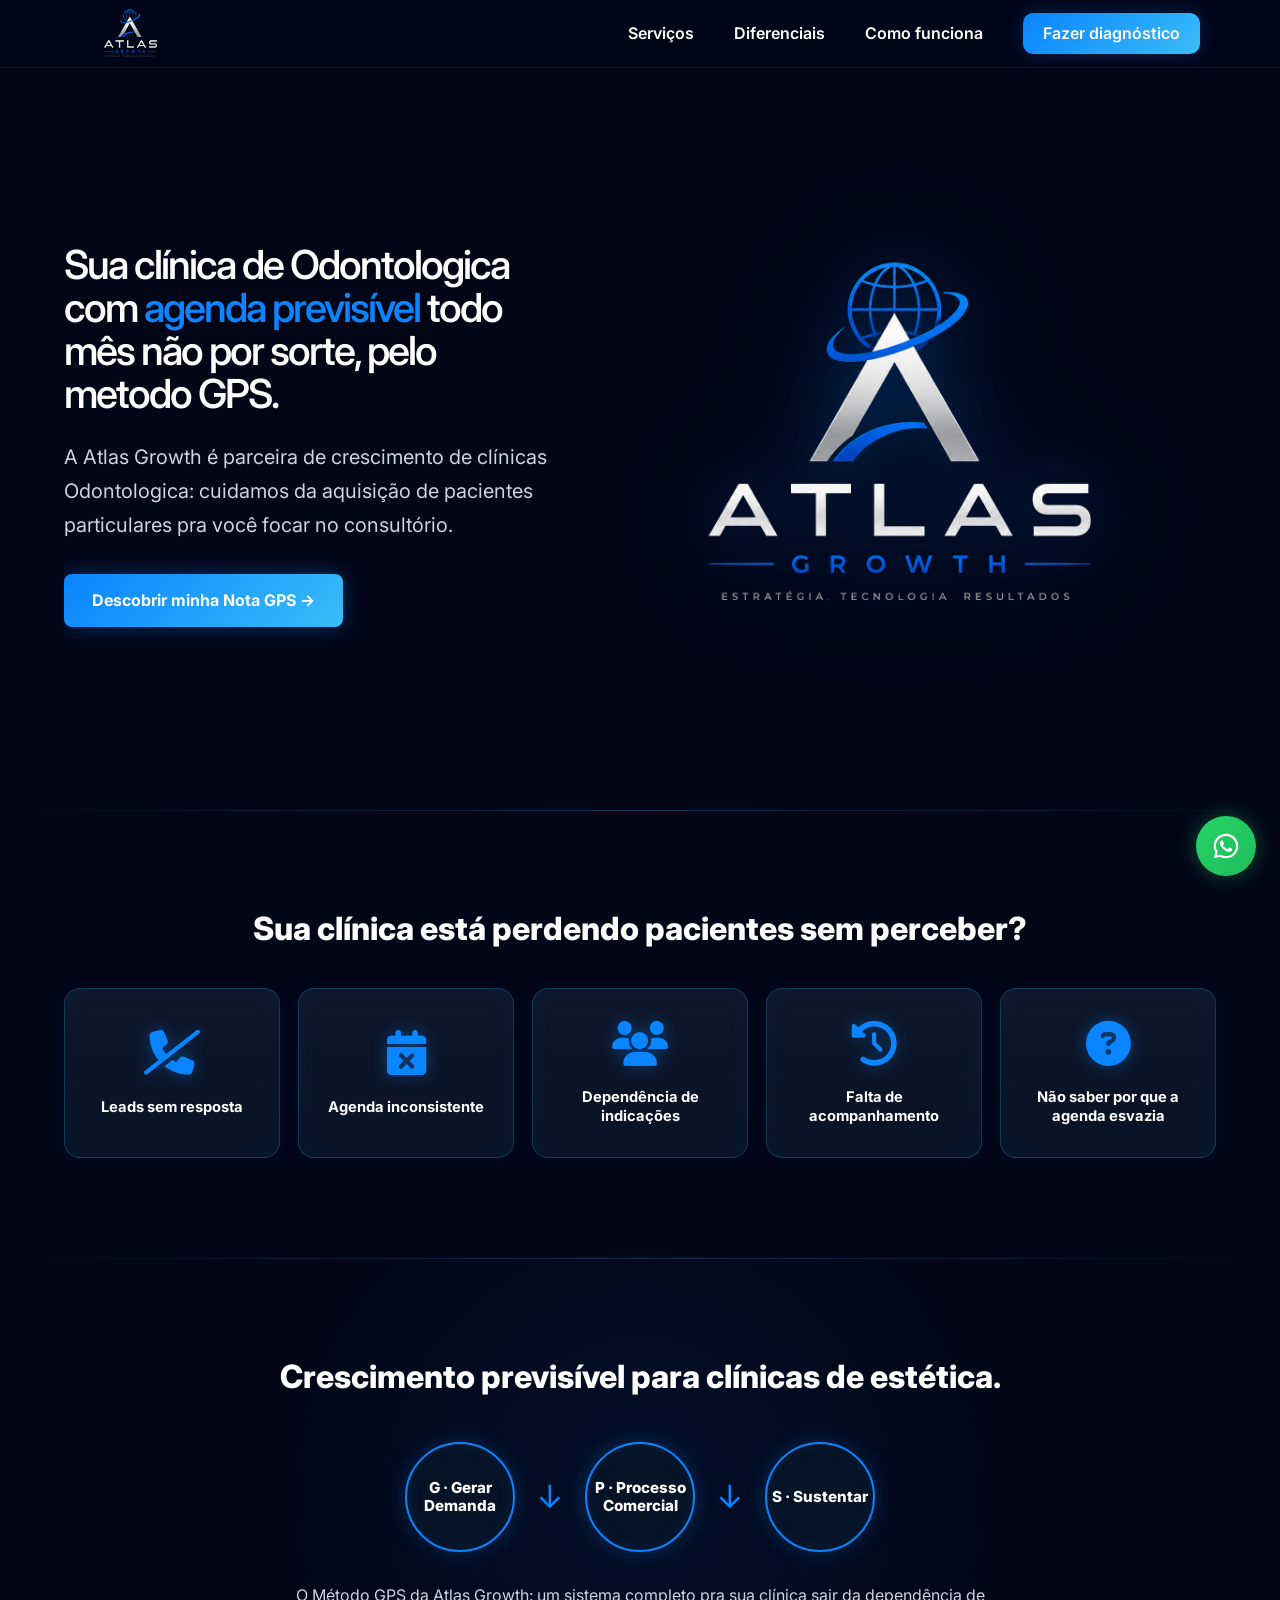
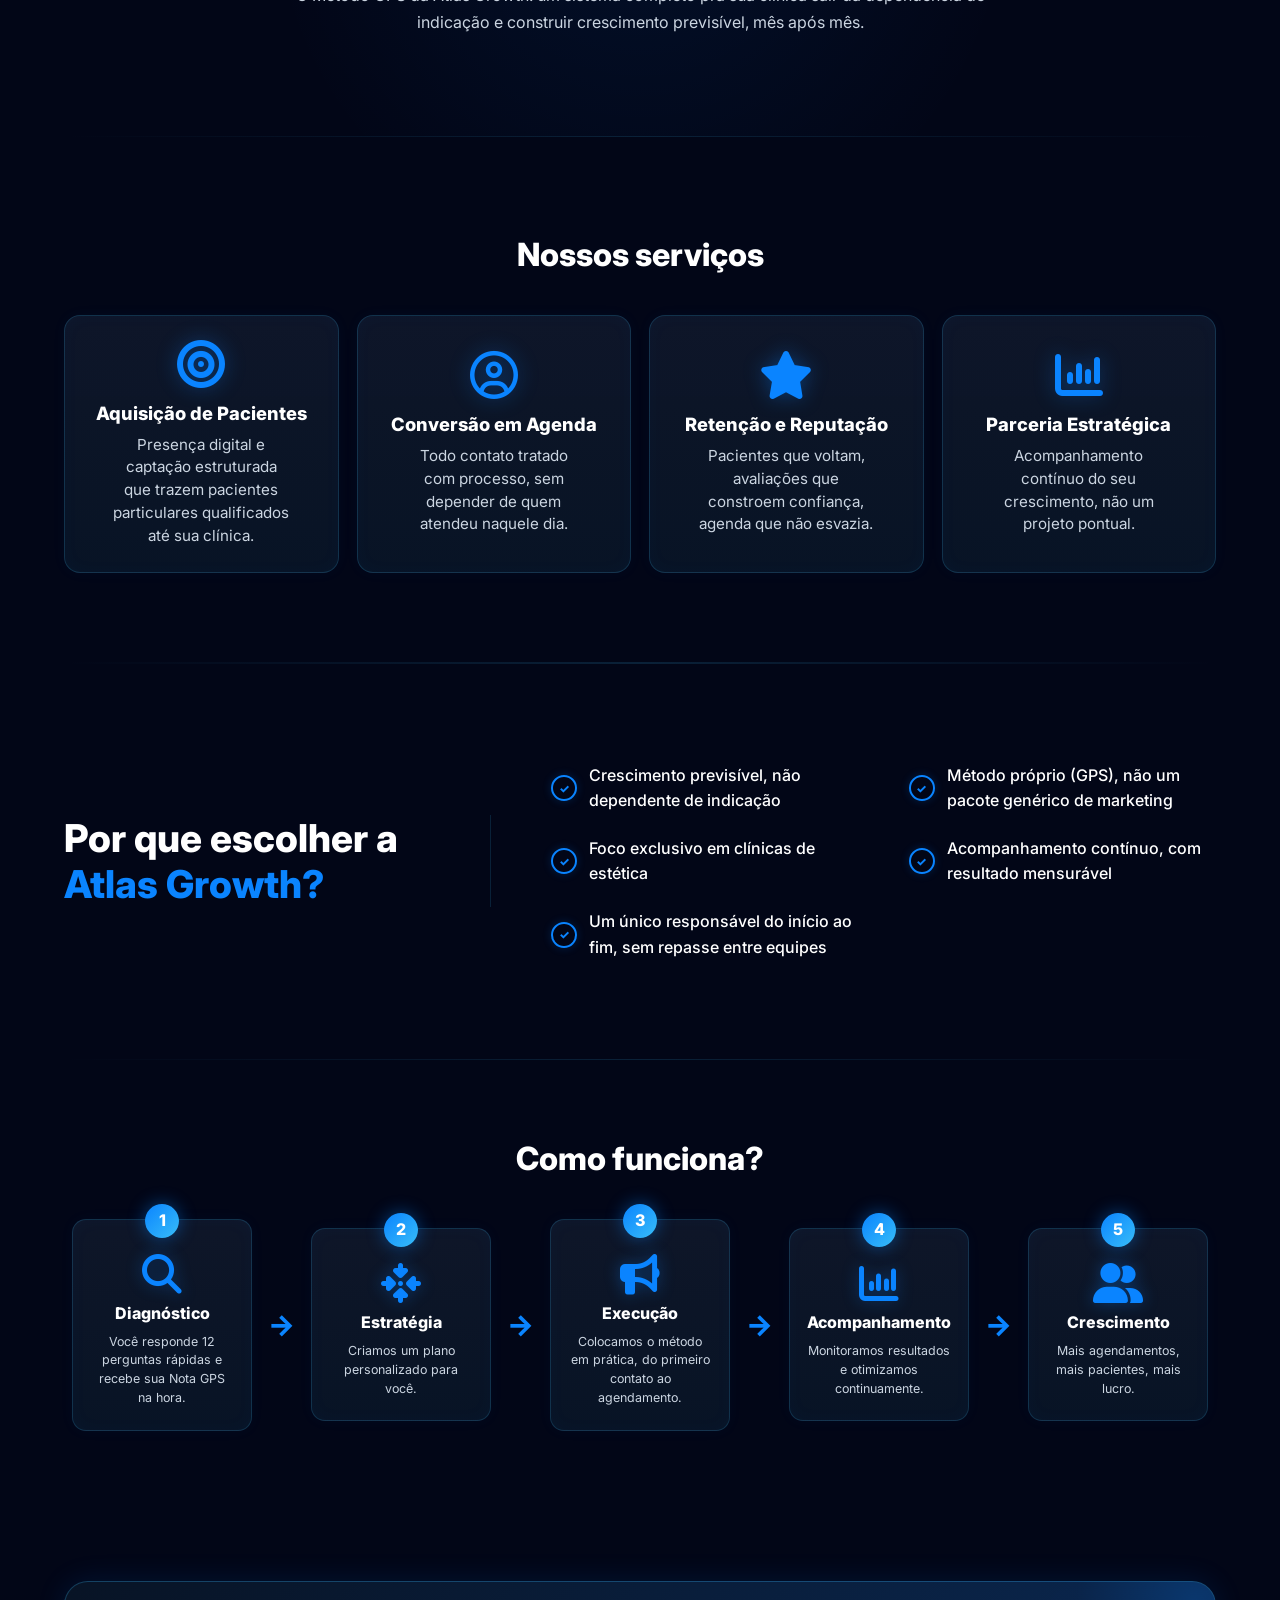
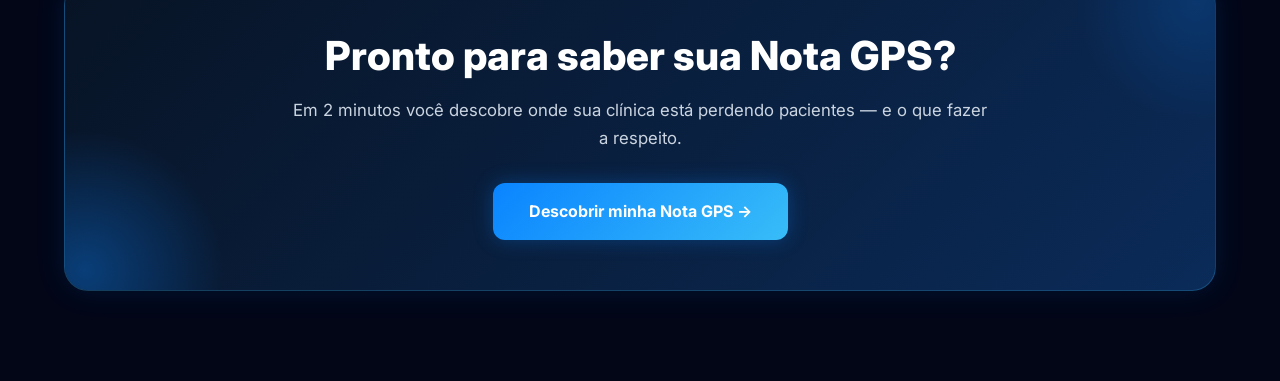
<file: index.html>
<!DOCTYPE html>
<html lang="pt-BR">
<head>
    <meta charset="UTF-8">
    <meta
        name="description"
        content="A Atlas Growth é parceira de crescimento de clínicas de estética: aquisição de pacientes particulares e agenda previsível, com um método próprio de ponta a ponta.">
    <meta name="viewport" content="width=device-width, initial-scale=1.0">
    <link rel="preconnect" href="https://fonts.googleapis.com">
    <link rel="preconnect" href="https://fonts.gstatic.com" crossorigin>
    <link href="https://fonts.googleapis.com/css2?family=Inter:wght@400;500;600;700;800&display=swap" rel="stylesheet">
    <title>Atlas Growth | Crescimento Previsível para Clínicas Odontologica</title>
    <link rel="stylesheet" href="css/style.css">
    <link rel="stylesheet" href="https://cdnjs.cloudflare.com/ajax/libs/font-awesome/6.7.2/css/all.min.css">
</head>

<body>
    <nav class="menu">
        <div class="logo">
            <img src="img/Design sem nome (10).png" alt="Logo Atlas Growth">
        </div>

    <ul class="menu-links">
    <li><a href="#servicos">Serviços</a></li>
    <li><a href="#diferenciais">Diferenciais</a></li>
    <li><a href="#processo">Como funciona</a></li>
    

    <li>
        <a href="diagnostico.html" class="btn-menu">
            Fazer diagnóstico
        </a>
    </li>
</ul>
    </nav>

    <main>
        <header class="hero">
            <div class="hero-conteudo">
               <h1 class="titulo-principal">
                    Sua clínica de Odontologica com <span>agenda previsível</span> todo mês não por sorte, pelo metodo GPS.
                </h1>
                <p class="subtitulo">
                    A Atlas Growth é parceira de crescimento de clínicas Odontologica: cuidamos da aquisição de pacientes particulares pra você focar no consultório.
                </p>

                <a class="botao-principal" href="diagnostico.html">
                    Descobrir minha Nota GPS →
                </a>
            </div>

            <div class="hero-imagem">
                <img src="img/Design sem nome (10).png" alt="Logo Atlas Growth">
            </div>
        </header>
<section class="dores">
    <h2>Sua clínica está perdendo pacientes sem perceber?</h2>

    <ul class="lista-dores">
        <li class="item-dor">
    <i class="fa-solid fa-phone-slash icone-dor"></i>
    Leads sem resposta
</li>

<li class="item-dor">
    <i class="fa-solid fa-calendar-xmark icone-dor"></i>
    Agenda inconsistente
</li>

<li class="item-dor">
    <i class="fa-solid fa-users icone-dor"></i>
    Dependência de indicações
</li>

<li class="item-dor">
    <i class="fa-solid fa-clock-rotate-left icone-dor"></i>
    Falta de acompanhamento
</li>

<li class="item-dor">
    <i class="fa-solid fa-circle-question icone-dor"></i>
    Não saber por que a agenda esvazia
</li>
    </ul>
</section>

        <section class="solucao">
            <h2>Crescimento previsível para clínicas de estética.</h2>

            <div class="fluxo">
                <div class="etapa-fluxo">
                    <h3>G · Gerar Demanda</h3>
                </div>

                <p class="seta">↓</p>

                <div class="etapa-fluxo">
                    <h3>P · Processo Comercial</h3>
                </div>

                <p class="seta">↓</p>

                <div class="etapa-fluxo">
                    <h3>S · Sustentar</h3>
                </div>
            </div>

            <p class="descricao-solucao">
                O Método GPS da Atlas Growth: um sistema completo pra sua clínica sair da dependência
                de indicação e construir crescimento previsível, mês após mês.
            </p>
        </section>
        <section id="servicos" class="servicos">
            <h2>Nossos serviços</h2>
                <div class="grade-servicos">
                    <article class="card-servico">
                        <i class="fa-solid fa-bullseye icone-servico"></i>
                        <h3>Aquisição de Pacientes</h3>
                        <p>Presença digital e captação estruturada que trazem pacientes particulares qualificados até sua clínica.</p>
                    </article>
                    <article class="card-servico">
                        <i class="fa-regular fa-circle-user icone-servico"></i>
                        <h3>Conversão em Agenda</h3>
                        <p>Todo contato tratado com processo, sem depender de quem atendeu naquele dia.</p>
                    </article>
                    <article class="card-servico">
                        <i class="fa-solid fa-star icone-servico"></i>
                        <h3>Retenção e Reputação</h3>
                        <p>Pacientes que voltam, avaliações que constroem confiança, agenda que não esvazia.</p>
                    </article>
                    <article class="card-servico">
                        <i class="fa-solid fa-chart-column icone-servico"></i>
                        <h3>Parceria Estratégica</h3>
                        <p>Acompanhamento contínuo do seu crescimento, não um projeto pontual.</p>
                    </article>
                </div>
        </section>       
        <section id="diferenciais" class="diferenciais">
                <div class="titulo-diferenciais">
                    <h2>
                        Por que escolher a
                        <span>Atlas Growth?</span>
                    </h2>
                </div>
                <ul class="lista-diferenciais">
                    <li>Crescimento previsível, não dependente de indicação</li>
                    <li>Método próprio (GPS), não um pacote genérico de marketing</li>
                    <li>Foco exclusivo em clínicas de estética</li>
                    <li>Acompanhamento contínuo, com resultado mensurável</li>
                    <li>Um único responsável do início ao fim, sem repasse entre equipes</li>
                </ul>

</section>

        <section id="processo" class="processo">
    <h2>Como funciona?</h2>

    <div class="grade-processo">
        <article class="card-processo">
            <span class="numero-processo">1</span>
            <i class="fa-solid fa-magnifying-glass icone-processo"></i>
            <h3>Diagnóstico</h3>
            <p>Você responde 12 perguntas rápidas e recebe sua Nota GPS na hora.</p>
        </article>

        <span class="seta-processo">→</span>

        <article class="card-processo">
            <span class="numero-processo">2</span>
            <i class="fa-solid fa-arrows-to-dot icone-processo"></i>
            <h3>Estratégia</h3>
            <p>Criamos um plano personalizado para você.</p>
        </article>

        <span class="seta-processo">→</span>

        <article class="card-processo">
            <span class="numero-processo">3</span>
            <i class="fa-solid fa-bullhorn icone-processo"></i>
            <h3>Execução</h3>
            <p>Colocamos o método em prática, do primeiro contato ao agendamento.</p>
        </article>

        <span class="seta-processo">→</span>

        <article class="card-processo">
            <span class="numero-processo">4</span>
            <i class="fa-solid fa-chart-column icone-processo"></i>
            <h3>Acompanhamento</h3>
            <p>Monitoramos resultados e otimizamos continuamente.</p>
        </article>

        <span class="seta-processo">→</span>

        <article class="card-processo">
            <span class="numero-processo">5</span>
            <i class="fa-solid fa-user-group icone-processo"></i>
            <h3>Crescimento</h3>
            <p>Mais agendamentos, mais pacientes, mais lucro.</p>
        </article>
    </div>
</section>
        <section class="cta-final">
    <div class="cta-box">
        <h2>Pronto para saber sua Nota GPS?</h2>

        <p>
            Em 2 minutos você descobre onde sua clínica está perdendo pacientes —
            e o que fazer a respeito.
        </p>

        <a href="diagnostico.html" class="btn-cta">
            Descobrir minha Nota GPS →
        </a>
    </div>
</section>
    </main>
    <a href="https://wa.me/5511939015352" 
   target="_blank" 
   id="whatsapp-btn"
   aria-label="Falar no WhatsApp">
  <svg viewBox="0 0 32 32" width="30" height="30" fill="white">
    <path d="M16 2.933c-7.219 0-13.067 5.847-13.067 13.067 0 2.307.605 4.529 1.751 6.487L2.933 29.067l6.795-1.68A13.02 13.02 0 0 0 16 29.067c7.219 0 13.067-5.847 13.067-13.067S23.219 2.933 16 2.933zm0 23.822a10.71 10.71 0 0 1-5.462-1.494l-.392-.233-4.058 1.003 1.026-3.955-.256-.408A10.73 10.73 0 0 1 5.245 16C5.245 9.98 10.02 5.204 16 5.204S26.755 9.98 26.755 16 21.98 26.755 16 26.755zm5.891-8.03c-.322-.161-1.906-.94-2.202-1.048-.296-.108-.512-.161-.727.161-.215.322-.834 1.048-1.023 1.263-.188.215-.377.242-.699.081-.322-.161-1.36-.501-2.59-1.598-.957-.854-1.603-1.909-1.79-2.231-.188-.322-.02-.496.141-.657.145-.144.322-.377.483-.565.161-.188.215-.322.322-.537.108-.215.054-.403-.027-.565-.081-.161-.727-1.752-.996-2.4-.262-.63-.528-.545-.727-.555-.188-.009-.403-.011-.618-.011s-.565.081-.861.403c-.296.322-1.13 1.104-1.13 2.694 0 1.59 1.157 3.126 1.318 3.341.161.215 2.279 3.48 5.522 4.881.771.333 1.373.532 1.842.681.774.246 1.478.211 2.035.128.621-.093 1.906-.779 2.174-1.531.269-.752.269-1.397.188-1.531-.081-.134-.296-.215-.618-.376z"/>
  </svg>
</a>
</body>
</html>
</file>
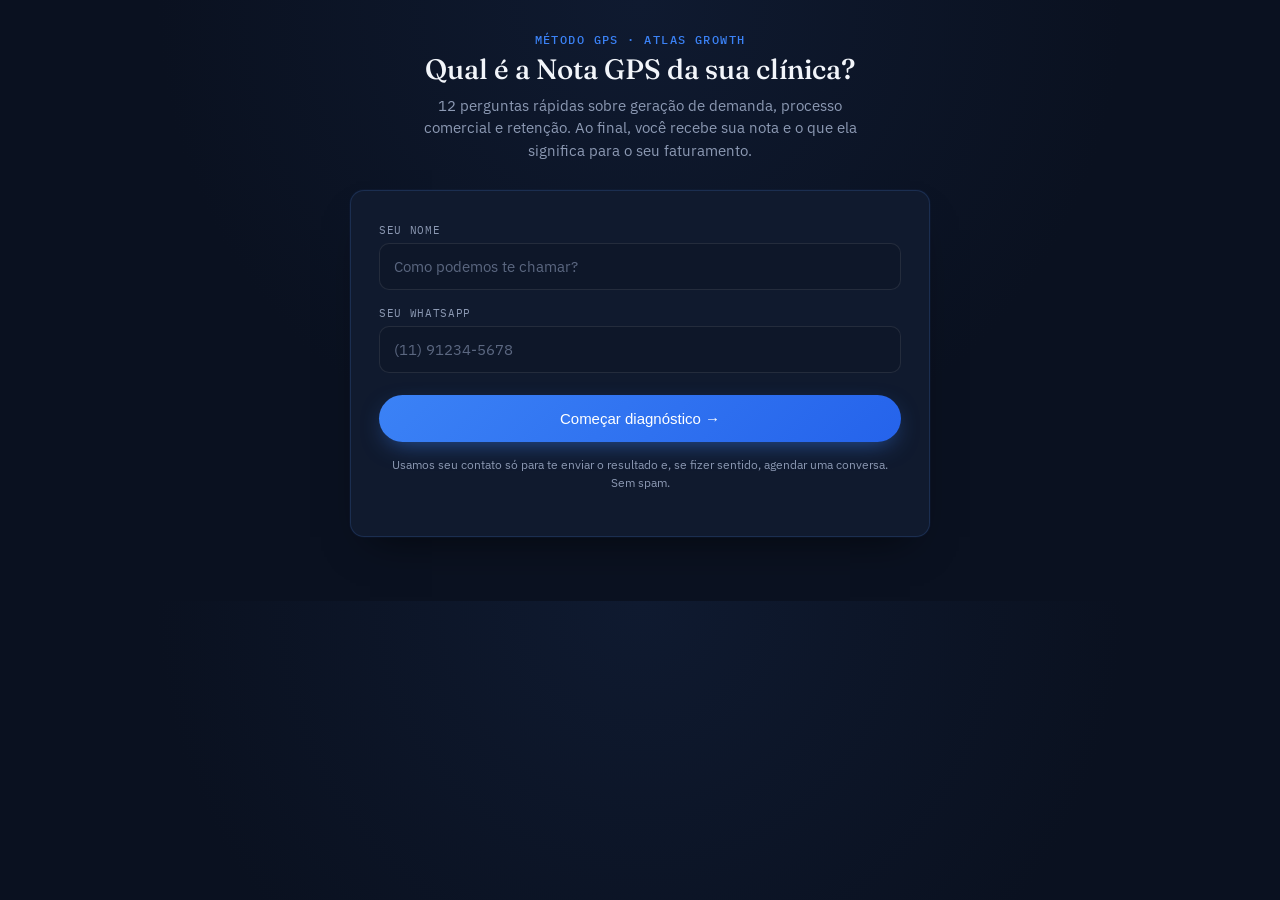
<file: diagnostico.html>
<!DOCTYPE html>
<html lang="pt-BR">
<head>
<meta charset="UTF-8">
<meta name="viewport" content="width=device-width, initial-scale=1.0">
<title>Diagnóstico Nota GPS — Atlas Growth</title>
<link rel="preconnect" href="https://fonts.googleapis.com">
<link rel="preconnect" href="https://fonts.gstatic.com" crossorigin>
<link href="https://fonts.googleapis.com/css2?family=Fraunces:opsz,wght@9..144,400;9..144,500;9..144,600&family=IBM+Plex+Sans:wght@400;500;600&family=IBM+Plex+Mono:wght@500&display=swap" rel="stylesheet">
<link rel="stylesheet" href="css/Diagnostico.css">
</head>
<body>

<div class="gps-wrap">
  <div class="gps-header">
    <div class="gps-eyebrow">Método GPS · Atlas Growth</div>
    <h1 class="gps-title">Qual é a Nota GPS da sua clínica?</h1>
    <p class="gps-subtitle">12 perguntas rápidas sobre geração de demanda, processo comercial e retenção. Ao final, você recebe sua nota e o que ela significa para o seu faturamento.</p>
  </div>

  <div id="gpsCaptureScreen" class="gps-card">
    <div class="gps-field" id="gpsFieldNome">
      <label for="gpsInputNome">Seu nome</label>
      <input type="text" id="gpsInputNome" placeholder="Como podemos te chamar?" autocomplete="name">
      <div class="gps-field-error">Digite seu nome pra gente continuar.</div>
    </div>
    <div class="gps-field" id="gpsFieldWhats">
      <label for="gpsInputWhats">Seu WhatsApp</label>
      <input type="tel" id="gpsInputWhats" placeholder="(11) 91234-5678" autocomplete="tel" inputmode="numeric">
      <div class="gps-field-error">Digite um WhatsApp válido com DDD.</div>
    </div>
    <button class="gps-btn-start" id="gpsStartBtn" type="button">Começar diagnóstico →</button>
    <p class="gps-privacy-note">Usamos seu contato só para te enviar o resultado e, se fizer sentido, agendar uma conversa. Sem spam.</p>
  </div>

  <div id="gpsQuizScreen" style="display:none;">
    <div class="gps-progress-label" id="gpsProgressLabel">Pergunta 1 de 12</div>
    <div class="gps-progress" id="gpsProgress"></div>

    <div class="gps-card">
      <span class="gps-pillar-tag" id="gpsPillarTag">G — Gerar demanda</span>
      <p class="gps-question" id="gpsQuestionText"></p>
      <div class="gps-options" id="gpsOptions"></div>

      <div class="gps-nav">
        <button class="gps-btn-back" id="gpsBackBtn">← Voltar</button>
        <button class="gps-btn-next" id="gpsNextBtn" disabled>Próxima →</button>
      </div>
    </div>
  </div>

  <div id="gpsResultScreen" class="gps-card gps-result" style="display:none;">
    <div class="gps-gauge-wrap">
      <svg viewBox="0 0 220 130" width="220" height="130">
        <path d="M 20 110 A 90 90 0 0 1 200 110" fill="none" stroke="#E2DFD5" stroke-width="14" stroke-linecap="round"/>
        <path id="gpsGaugeArc" d="M 20 110 A 90 90 0 0 1 200 110" fill="none" stroke="#2F6F62" stroke-width="14" stroke-linecap="round"
          stroke-dasharray="283" stroke-dashoffset="283"/>
      </svg>
      <div class="gps-gauge-num" id="gpsGaugeNum">0</div>
      <div class="gps-gauge-max">/ 100</div>
    </div>

    <span class="gps-faixa-badge" id="gpsFaixaBadge"></span>
    <p class="gps-result-msg" id="gpsResultMsg"></p>

    <div class="gps-breakdown" id="gpsBreakdown"></div>

    <a class="gps-cta" id="gpsCtaLink" href="#https://wa.me/5511939015352" target="_blank" rel="noopener">Agendar minha avaliação estratégica</a>
    <button class="gps-restart" id="gpsRestartBtn">Refazer diagnóstico</button>
  </div>
</div>

<script src="js/script.js"></script>
</body>
</html>
</file>
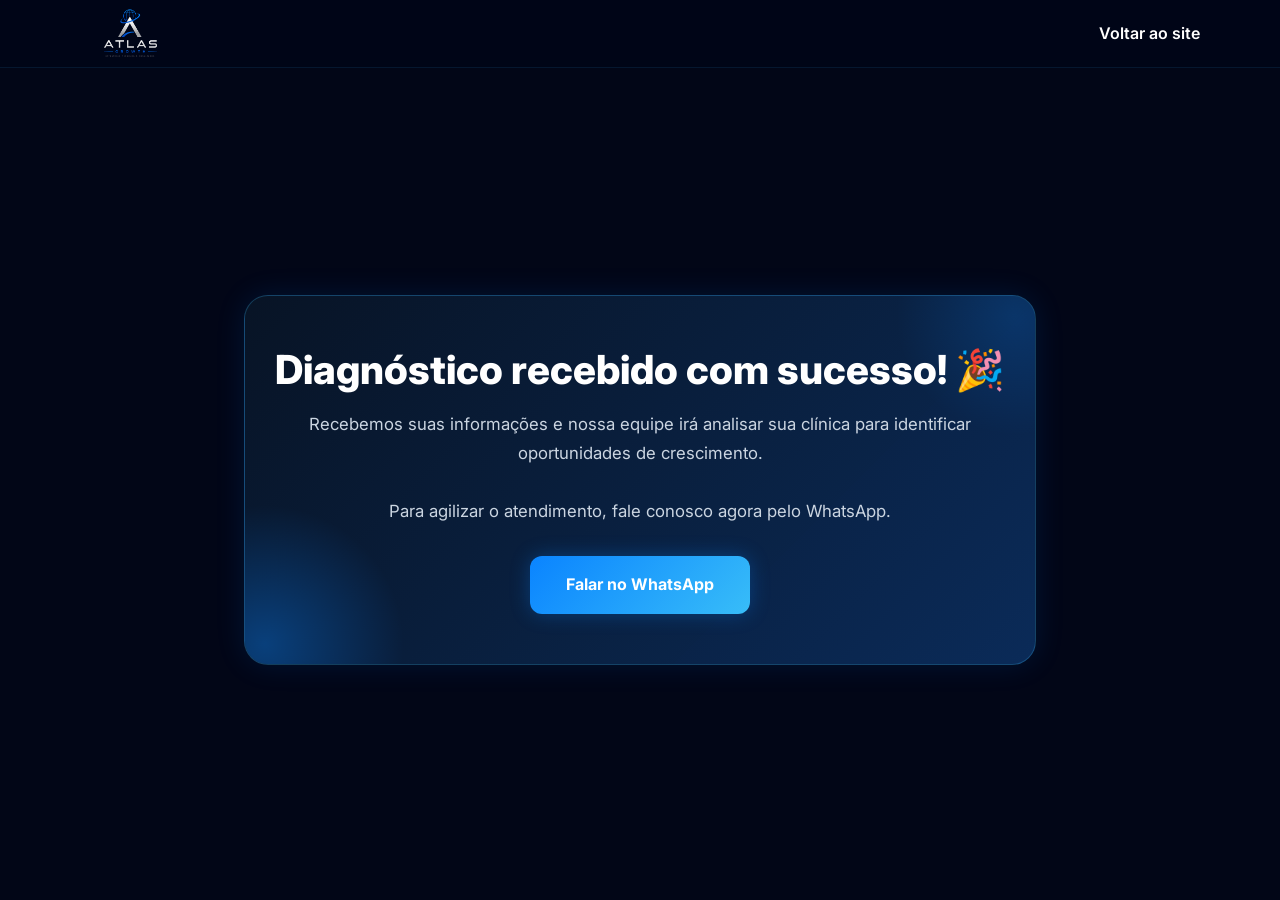
<file: obrigado.html>
<!DOCTYPE html>
<html lang="pt-BR">

<head>
    <meta charset="UTF-8">
    <meta name="viewport" content="width=device-width, initial-scale=1.0">

    <title>Diagnóstico Recebido | Atlas Growth</title>

    <link rel="stylesheet" href="css/style.css">

    <link rel="preconnect" href="https://fonts.googleapis.com">
    <link rel="preconnect" href="https://fonts.gstatic.com" crossorigin>

    <link href="https://fonts.googleapis.com/css2?family=Inter:wght@400;500;600;700;800&display=swap" rel="stylesheet">
</head>

<body>

    <nav class="menu">
        <div class="logo">
            <a href="index.html">
                <img src="img/Design sem nome (10).png" alt="Atlas Growth">
            </a>
        </div>

        <ul class="menu-links">
            <li>
                <a href="index.html">
                    Voltar ao site
                </a>
            </li>
        </ul>
    </nav>

    <main>

        <section class="contato">
            <div class="cta-box">

                <h2>Diagnóstico recebido com sucesso! 🎉</h2>

                <p>
                    Recebemos suas informações e nossa equipe
                    irá analisar sua clínica para identificar
                    oportunidades de crescimento.
                </p>

                <p style="margin-top:20px;">
                    Para agilizar o atendimento, fale conosco
                    agora pelo WhatsApp.
                </p>

                <a
                    href="https://wa.me/5511939015352?text=Olá! Acabei de solicitar um diagnóstico da minha clínica."
                    class="btn-cta">

                    Falar no WhatsApp
                </a>

            </div>
        </section>

    </main>

</body>

</html>
</file>
<file: css/style.css>
* {
    margin: 0;
    padding: 0;
    box-sizing: border-box;
}

:root {
    --azul: #0A84FF;
    --azul-claro: #38BDF8;
    --azul-escuro: #020617;

    --fundo: #020617;
    --fundo-card: #0F172A;

    --texto-principal: #FFFFFF;
    --texto-secundario: #CBD5E1;

    --borda: rgba(56, 189, 248, 0.25);
}


body {
    font-family: "Inter", sans-serif;
    background-color: var(--fundo);
    color: var(--texto-principal);
    line-height: 1.6;
    overflow-x: hidden;

}

main {
    max-width: 1200px;
    margin: 0 auto;
    padding: 0 24px;
}

section {
    padding: 80px 0px;
}

h1,
h2,
h3 {
    line-height: 1.2;
}

p {
    color: var(--texto-secundario);
}

/* ===== MENU / TOPO ===== */

.menu {
    position: fixed;

    top: 0;
    
    left: 0;
    
    width: 100%;
    
    z-index: 1000;
    
    padding: 0px 80px;

    display: flex;
    justify-content: space-between;
    align-items: center;

    background: rgba(1, 7, 24, 0.85);

    backdrop-filter: blur(10px);
    -webkit-backdrop-filter: blur(10px);

    border-bottom: 1px solid rgba(56, 189, 248, 0.1);
}

.logo img {
    width: 100px;
    height: auto;
    display: block;
}

.menu-links {
    display: flex;
    align-items: center;
    gap: 40px;

    list-style: none;
}

.menu-links a {
    color: #fff;
    text-decoration: none;

    font-weight: 600;

    transition: .3s;
}

.menu-links a:hover {
    color: var(--azul);
}

.menu .botao-principal {
    padding: 12px 22px;
    font-size: 0.9rem;
}
/* ===== BOTÃO ===== */

.botao-principal {
    display: inline-block;

    background: linear-gradient(135deg, var(--azul), var(--azul-claro));
    color: var(--texto-principal);

    text-decoration: none;
    font-weight: 700;

    padding: 14px 28px;
    border-radius: 8px;

    box-shadow: 0 0 20px rgba(10, 132, 255, 0.35);
    transition: 0.3s;
}

.botao-principal:hover {
    transform: translateY(-3px);
    box-shadow: 0 0 30px rgba(10, 132, 255, 0.6);
}
.btn-menu {
    display: inline-block;

    padding: 8px 20px;

    background: linear-gradient(
        135deg,
        #0A84FF,
        #38BDF8
    );

    color: #fff !important;

    border-radius: 10px;

    font-weight: 700;

    box-shadow:
        0 0 20px rgba(10,132,255,.25);

    transition: .3s ease;
}

.btn-menu:hover {
    transform: translateY(-2px);

    box-shadow:
        0 0 30px rgba(10,132,255,.45);

    color: #fff !important;
}
/* ===== HERO ===== */

.hero {
    min-height: calc(100vh - 90px);
    display: grid;
    grid-template-columns: 1.05fr 0.95fr;
    align-items: center;
    gap: 40px;
    padding: 130px 0 70px;
    position: relative;
    overflow: hidden;
}

.hero-conteudo {
    max-width: 620px;
}

.titulo-principal {
    font-size: 40px;
    font-weight: 550;
    line-height: 1.08;
    letter-spacing: -2px;
    margin-bottom: 24px;
}

.titulo-principal span {
    color: var(--azul);
}

.subtitulo {
    max-width: 520px;
    font-size: 20px;    
    line-height: 1.7;
    margin-bottom: 32px;
    color: var(--texto-secundario);
}
.hero {
    grid-template-columns: 0.9fr 1.1fr;
    gap: 40px;
}

.hero-imagem {
    display: flex;
    justify-content: flex-end;
    align-items: center;

    transform: translateX(40px);
}

.hero-imagem img {
    width: 125%;
    max-width: 720px;
    height: auto;

    filter:
        drop-shadow(0 0 30px rgba(10,132,255,.25))
        drop-shadow(0 0 60px rgba(10,132,255,.18));
}
/* ===== DORES ===== */

.dores {
    position: relative;
    padding: 100px 0 100px;
    text-align: center;
}

.dores::before {
    content: "";
    position: absolute;
    top: 0;
    left: 50%;

    width: 100vw;
    height: 1px;

    transform: translateX(-50%);

    background: linear-gradient(
        90deg,
        transparent,
        rgba(56, 189, 248, 0.25),
        transparent
    );
}

.dores h2 {
    font-size: 2rem;
    font-weight: 800;
    margin-bottom: 40px;
}

.lista-dores {
    list-style: none;
    padding: 0;
    margin: 0;

    display: grid;
    grid-template-columns: repeat(5, 1fr);
    gap: 22px;
}

.item-dor {
    min-height: 170px;
    padding: 28px 14px;
    font-size: 0.92rem;
    line-height: 1.25;
    word-break: normal;
    background: linear-gradient(
        180deg,
        rgba(15, 23, 42, 0.95),
        rgba(8, 20, 38, 0.95)
    );

    border: 1px solid rgba(56, 189, 248, 0.22);
    border-radius: 16px;

    display: flex;
    flex-direction: column;
    align-items: center;
    justify-content: center;
    gap: 14px;

    color: var(--texto-principal);
    text-align: center;
    font-weight: 700;

    box-shadow:
        inset 0 0 24px rgba(10, 132, 255, 0.05),
        0 0 18px rgba(10, 132, 255, 0.06);

    transition: 0.3s ease;
}

.item-dor:hover {
    transform: translateY(-6px);
    border-color: var(--azul);

    box-shadow:
        0 0 28px rgba(10, 132, 255, 0.22);
}

.icone-dor {
    font-size: 2.8rem;
    margin-bottom: 8px;
    color: var(--azul);

    filter: drop-shadow(0 0 8px rgba(10, 132, 255, 0.4));
}

.item-dor p {
    color: var(--texto-principal);
    font-size: 1rem;
    line-height: 1.35;
    font-weight: 700;
}
.item-dor span,
.item-dor i {
    display: block;
}

.lista-dores {
    grid-template-columns: repeat(5, minmax(135px, 1fr));
    gap: 18px;
}
/* ===== SOLUÇÃO / FLUXO ===== */

.solucao {
    position: relative;
    padding: 100px 0;
    text-align: center;

    background: radial-gradient(
        circle at center,
        rgba(10, 132, 255, 0.08),
        transparent 60%
    );
}

.solucao::before {
    content: "";
    position: absolute;
    top: 0;
    left: 50%;

    width: 100vw;
    height: 1px;

    transform: translateX(-50%);

    background: linear-gradient(
        90deg,
        transparent,
        rgba(56, 189, 248, 0.22),
        transparent
    );
}

.solucao h2 {
    font-size: 2rem;
    font-weight: 800;
    margin-bottom: 45px;
}

.fluxo {
    display: flex;
    justify-content: center;
    align-items: center;
    gap: 22px;

    margin-bottom: 30px;
}

.etapa-fluxo {
    width: 110px;
    height: 110px;

    border: 2px solid var(--azul);
    border-radius: 50%;

    background: rgba(8, 20, 38, 0.95);

    display: flex;
    align-items: center;
    justify-content: center;

    box-shadow:
        0 0 20px rgba(10, 132, 255, 0.25),
        inset 0 0 18px rgba(10, 132, 255, 0.08);
}

.etapa-fluxo h3 {
    font-size: 0.95rem;
    font-weight: 800;
    color: var(--texto-principal);
}

.seta {
    font-size: 2rem;
    color: var(--azul);
    line-height: 1;
}

.descricao-solucao {
    max-width: 760px;
    margin: 0 auto;

    font-size: 1rem;
    line-height: 1.7;
}
/* ===== SERVIÇOS ===== */

.servicos {
    position: relative;
    padding: 100px 0 90px;
    text-align: center;
}

.servicos::before,
.servicos::after {
    content: "";
    position: absolute;
    left: 0;

    width: 100%;
    height: 1px;

    background: linear-gradient(
        90deg,
        transparent,
        rgba(56, 189, 248, 0.15),
        transparent
    );
}

.servicos::before {
    top: 0;
}

.servicos::after {
    bottom: 0;
}

.servicos h2 {
    font-size: 2rem;
    font-weight: 800;
    margin-bottom: 40px;
}

.grade-servicos {
    display: grid;
    grid-template-columns: repeat(4, 1fr);
    gap: 18px;
}

.card-servico {
    background: linear-gradient(
        180deg,
        rgba(15, 23, 42, 0.95),
        rgba(8, 20, 38, 0.98)
    );

    border: 1px solid rgba(56, 189, 248, 0.18);
    border-radius: 16px;

    min-height: 180px;
    padding: 24px 18px;

    display: flex;
    flex-direction: column;
    align-items: center;
    justify-content: center;

    text-align: center;

    box-shadow:
        inset 0 0 18px rgba(10,132,255,.03),
        0 0 15px rgba(10,132,255,.04);

    transition: all .3s ease;
}

.card-servico:hover {
    transform: translateY(-6px);

    border-color: var(--azul);

    box-shadow:
        0 0 25px rgba(10,132,255,.20);
}

.icone-servico {
    font-size: 3rem;
    color: var(--azul);

    margin-bottom: 14px;

    filter:
        drop-shadow(0 0 10px rgba(10,132,255,.35));
}

.card-servico h3 {
    font-size: 1.15rem;
    font-weight: 800;

    margin-bottom: 10px;

    color: var(--texto-principal);
}

.card-servico p {
    font-size: 0.95rem;
    line-height: 1.5;

    color: var(--texto-secundario);

    max-width: 180px;
}
/* ===== DIFERENCIAIS ===== */


.diferenciais {
    position: relative;

    padding: 100px 0;

    display: grid;
    grid-template-columns: 0.9fr 1.4fr;

    align-items: center;
    gap: 60px;
}

/* Linhas superior e inferior */

.diferenciais::before,
.diferenciais::after {
    content: "";

    position: absolute;
    left: 0;

    width: 100%;
    height: 1px;

    background: linear-gradient(
        90deg,
        transparent,
        rgba(56, 189, 248, 0.15),
        transparent
    );
}

.diferenciais::before {
    top: 0;
}

.diferenciais::after {
    bottom: 0;
}

/* Título */

.titulo-diferenciais {
    padding-right: 50px;

    border-right: 1px solid rgba(56, 189, 248, 0.15);
}

.titulo-diferenciais h2 {
    font-size: 2.4rem;
    font-weight: 800;
    line-height: 1.2;

    color: var(--texto-principal);
}

.titulo-diferenciais span {
    color: var(--azul);
}

/* Lista */

.lista-diferenciais {
    list-style: none;

    display: grid;
    grid-template-columns: repeat(2, 1fr);

    gap: 22px 50px;
}

/* Item */

.lista-diferenciais li {
    position: relative;

    padding-left: 38px;

    font-size: 1rem;
    font-weight: 500;

    color: var(--texto-principal);
}

/* Ícone circular */

.lista-diferenciais li::before {
    content: "✓";

    position: absolute;

    left: 0;
    top: 50%;

    transform: translateY(-50%);

    width: 22px;
    height: 22px;

    border: 2px solid var(--azul);
    border-radius: 50%;

    display: flex;
    align-items: center;
    justify-content: center;

    color: var(--azul);

    font-size: 0.75rem;
    font-weight: 800;

    box-shadow:
        0 0 10px rgba(10,132,255,.20);}

/* ===== PROCESSO ===== */

.processo {
    padding: 80px 0;
    text-align: center;
}

.processo h2 {
    font-size: 2rem;
    font-weight: 800;
    margin-bottom: 40px;
}

.grade-processo {
    display: flex;
    align-items: center;
    justify-content: center;
    gap: 16px;
}

.card-processo {
    position: relative;

    width: 180px;
    min-height: 190px;

    padding: 34px 18px 22px;

    background: linear-gradient(
        180deg,
        rgba(15, 23, 42, 0.96),
        rgba(8, 20, 38, 0.98)
    );

    border: 1px solid rgba(56, 189, 248, 0.18);
    border-radius: 14px;

    display: flex;
    flex-direction: column;
    align-items: center;
    justify-content: center;
    gap: 10px;

    box-shadow:
        inset 0 0 18px rgba(10,132,255,.03),
        0 0 15px rgba(10,132,255,.04);

    transition: .3s ease;
}

.card-processo:hover {
    transform: translateY(-6px);
    border-color: var(--azul);
    box-shadow: 0 0 25px rgba(10,132,255,.20);
}

.numero-processo {
    position: absolute;
    top: -16px;

    width: 34px;
    height: 34px;

    border-radius: 50%;

    background: linear-gradient(135deg, var(--azul), var(--azul-claro));
    color: #fff;

    display: flex;
    align-items: center;
    justify-content: center;

    font-weight: 800;
    font-size: 1rem;

    box-shadow: 0 0 18px rgba(10,132,255,.45);
}

.icone-processo {
    font-size: 2.5rem;
    color: var(--azul);
    filter: drop-shadow(0 0 8px rgba(10,132,255,.35));
}

.card-processo h3 {
    font-size: 1rem;
    font-weight: 800;
    color: var(--texto-principal);
}

.card-processo p {
    font-size: 0.78rem;
    line-height: 1.5;
    color: var(--texto-secundario);
}

.seta-processo {
    color: var(--azul);
    font-size: 1.8rem;
    font-weight: 800;
}
/* ======================
   CTA FINAL
====================== */

.cta-final {
    padding: 70px 0 90px;
}

.cta-box {
    position: relative;

    max-width: 1200px;
    margin: 0 auto;

    padding: 50px 30px;

    text-align: center;

    background: linear-gradient(
        135deg,
        rgba(8, 20, 38, 0.98),
        rgba(11, 45, 92, 0.95)
    );

    border: 1px solid rgba(56, 189, 248, 0.25);
    border-radius: 24px;

    overflow: hidden;

    box-shadow:
        0 0 30px rgba(10,132,255,.12);
}

/* brilho inferior esquerdo */

.cta-box::before {
    content: "";

    position: absolute;

    left: -120px;
    bottom: -120px;

    width: 280px;
    height: 280px;

    border-radius: 50%;

    background:
        radial-gradient(
            circle,
            rgba(10,132,255,.35) 0%,
            transparent 70%
        );
}

/* brilho direito */

.cta-box::after {
    content: "";

    position: absolute;

    right: -100px;
    top: -100px;

    width: 240px;
    height: 240px;

    border-radius: 50%;

    background:
        radial-gradient(
            circle,
            rgba(10,132,255,.18) 0%,
            transparent 70%
        );
}

.cta-box h2 {
    position: relative;
    z-index: 1;

    font-size: 2.5rem;
    font-weight: 800;

    margin-bottom: 16px;
}

.cta-box p {
    position: relative;
    z-index: 1;

    max-width: 700px;

    margin: 0 auto 30px;

    color: var(--texto-secundario);

    font-size: 1.05rem;
    line-height: 1.7;
}

.cta-box .btn-cta {
    position: relative;
    z-index: 1;

    display: inline-block;

    padding: 16px 36px;

    background: linear-gradient(
        135deg,
        #0A84FF,
        #38BDF8
    );

    color: #fff;

    border-radius: 12px;

    font-weight: 700;

    text-decoration: none;

    transition: .3s ease;

    box-shadow:
        0 0 20px rgba(10,132,255,.30);
}

.cta-box .btn-cta:hover {
    transform: translateY(-3px);

    box-shadow:
        0 0 35px rgba(10,132,255,.45);
}

/* =========================================================
   RESPONSIVO REAL - ATLAS GROWTH
   Classes ajustadas conforme o HTML atual
========================================================= */

/* TABLET */
@media (max-width: 1024px) {
    main {
        max-width: 100%;
        padding: 0 32px;
    }

    .menu {
        padding: 10px 32px;
    }

    .menu-links {
        gap: 22px;
    }

    .hero {
        grid-template-columns: 1fr;
        min-height: auto;
        padding: 130px 0 70px;
        text-align: center;
    }

    .hero-conteudo {
        max-width: 760px;
        margin: 0 auto;
    }

    .subtitulo {
        margin-left: auto;
        margin-right: auto;
    }

    .hero-imagem {
        justify-content: center;
        transform: none;
    }

    .hero-imagem img {
        width: 80%;
        max-width: 520px;
    }

    .lista-dores {
        grid-template-columns: repeat(3, 1fr);
    }

    .grade-servicos {
        grid-template-columns: repeat(2, 1fr);
    }

    .diferenciais {
        grid-template-columns: 1fr;
        text-align: center;
        gap: 35px;
    }

    .titulo-diferenciais {
        border-right: none;
        padding-right: 0;
    }

    .lista-diferenciais {
        max-width: 720px;
        margin: 0 auto;
    }

    .grade-processo {
        flex-wrap: wrap;
        gap: 22px;
    }

    .seta-processo {
        display: none;
    }
}

/* CELULAR */
@media (max-width: 768px) {
    body {
        overflow-x: hidden;
    }

    main {
        padding: 0 20px;
    }

    section {
        padding: 64px 0;
    }

    .menu {
        padding: 10px 20px;
        justify-content: center;
    }

    .logo img {
        width: 82px;
    }

    .menu-links {
        display: none;
    }

    .hero {
        display: flex;
        flex-direction: column;
        gap: 28px;
        min-height: auto;
        padding: 120px 0 60px;
        text-align: center;
    }

    .hero-conteudo {
        max-width: 100%;
    }

    .titulo-principal {
        font-size: 2.25rem;
        line-height: 1.12;
        letter-spacing: -1.2px;
        margin-bottom: 18px;
    }

    .subtitulo {
        font-size: 1rem;
        line-height: 1.6;
        margin-bottom: 26px;
    }

    .botao-principal,
    .btn-cta,
    .btn-menu {
        width: 100%;
        max-width: 310px;
        text-align: center;
    }

    .hero-imagem {
        justify-content: center;
        transform: none;
        width: 100%;
    }

    .hero-imagem img {
        width: 82%;
        max-width: 320px;
    }

    .dores h2,
    .solucao h2,
    .servicos h2,
    .processo h2 {
        font-size: 1.55rem;
        max-width: 330px;
        margin-left: auto;
        margin-right: auto;
    }

    .lista-dores {
        grid-template-columns: 1fr;
        gap: 16px;
    }

    .item-dor {
        min-height: 135px;
        padding: 24px 18px;
    }

    .icone-dor {
        font-size: 2.4rem;
    }

    .fluxo {
        flex-direction: column;
        gap: 14px;
    }

    .etapa-fluxo {
        width: 130px;
        height: 130px;
    }

    .seta {
        transform: none;
        font-size: 1.8rem;
    }

    .descricao-solucao {
        max-width: 340px;
        font-size: 0.95rem;
    }

    .grade-servicos {
        grid-template-columns: 1fr;
        gap: 18px;
    }

    .card-servico {
        min-height: 165px;
    }

    .card-servico p {
        max-width: 260px;
    }

    .diferenciais {
        display: block;
        text-align: center;
        padding: 70px 0;
    }

    .titulo-diferenciais {
        border-right: none;
        padding-right: 0;
        margin-bottom: 32px;
    }

    .titulo-diferenciais h2 {
        font-size: 1.8rem;
    }

    .lista-diferenciais {
        grid-template-columns: 1fr;
        gap: 18px;
        text-align: left;
        max-width: 340px;
        margin: 0 auto;
    }

    .grade-processo {
        flex-direction: column;
        gap: 26px;
    }

    .card-processo {
        width: 100%;
        max-width: 320px;
        min-height: 180px;
        margin: 0 auto;
    }

    .seta-processo {
        display: none;
    }

    .cta-final {
        padding: 55px 0 75px;
    }

    .cta-box {
        padding: 38px 20px;
        border-radius: 20px;
    }

    .cta-box h2 {
        font-size: 1.9rem;
    }

    .cta-box p {
        font-size: 0.95rem;
    }

    .cta-box .btn-cta {
        padding: 15px 22px;
    }
}

/* CELULAR PEQUENO */
@media (max-width: 480px) {
    main {
        padding: 0 16px;
    }

    .titulo-principal {
        font-size: 1.95rem;
    }

    .subtitulo {
        font-size: 0.95rem;
    }

    .hero-imagem img {
        width: 90%;
        max-width: 280px;
    }

    .dores h2,
    .solucao h2,
    .servicos h2,
    .processo h2 {
        font-size: 1.38rem;
    }

    .titulo-diferenciais h2 {
        font-size: 1.55rem;
    }

    .cta-box h2 {
        font-size: 1.6rem;
    }

    .item-dor,
    .card-servico,
    .card-processo {
        border-radius: 14px;
    }
}
/* ======================
   FORMULÁRIO
====================== */

.contato {
    min-height: 100vh;

    display: flex;
    align-items: center;
    justify-content: center;

    padding: 140px 0 80px;
}

.formulario {
    max-width: 650px;

    margin: 35px auto 0;

    display: flex;
    flex-direction: column;

    gap: 18px;
}

.formulario input,
.formulario select {
    width: 100%;

    padding: 16px 18px;

    border-radius: 12px;

    border: 1px solid rgba(56,189,248,.20);

    background: #0F172A;

    color: white;

    font-size: 1rem;

    outline: none;

    transition: .3s;
}

.formulario input:focus,
.formulario select:focus {
    border-color: #0A84FF;

    box-shadow:
        0 0 18px rgba(10,132,255,.25);
}

.formulario button {
    border: none;
    cursor: pointer;
}

#whatsapp-btn {
    position: fixed;
    bottom: 24px;
    right: 24px;
 
    width: 60px;
    height: 60px;
 
    display: flex;
    align-items: center;
    justify-content: center;
 
    background: linear-gradient(135deg, #25D366, #1EBE5B);
    color: #fff;
    font-size: 30px;
 
    border-radius: 50%;
 
    box-shadow: 0 0 20px rgba(37, 211, 102, 0.35);
    z-index: 9999;
 
    transition: transform 0.3s ease, box-shadow 0.3s ease;
}
 
#whatsapp-btn:hover {
    transform: translateY(-3px) scale(1.06);
    box-shadow: 0 0 30px rgba(37, 211, 102, 0.55);
}
</file>
<file: css/Diagnostico.css>
:root {
  --bg: #0A1120;
  --bg-elevated: #0E1729;
  --card: #101A2E;
  --card-border: rgba(90, 150, 255, 0.16);
  --ink: #F2F5FA;
  --ink-soft: #8C99B3;
  --blue: #3B82F6;
  --blue-dark: #2563EB;
  --blue-soft: rgba(59, 130, 246, 0.14);
  --line: rgba(255, 255, 255, 0.09);
  --danger: #F87171;
  --danger-soft: rgba(248, 113, 113, 0.12);
  --amber: #F59E0B;
  --amber-soft: rgba(245, 158, 11, 0.12);
  --radius: 14px;
}

* { box-sizing: border-box; }

body {
  margin: 0;
  background: radial-gradient(circle at 50% 0%, #0F1A30 0%, var(--bg) 55%);
  color: var(--ink);
  font-family: 'IBM Plex Sans', sans-serif;
  -webkit-font-smoothing: antialiased;
}

.gps-wrap {
  max-width: 620px;
  margin: 0 auto;
  padding: 32px 20px 64px;
}

.gps-header {
  text-align: center;
  margin-bottom: 28px;
}

.gps-eyebrow {
  font-family: 'IBM Plex Mono', monospace;
  font-size: 12px;
  letter-spacing: 0.12em;
  text-transform: uppercase;
  color: var(--blue);
  font-weight: 500;
}

.gps-title {
  font-family: 'Fraunces', serif;
  font-size: 28px;
  font-weight: 500;
  margin: 6px 0 8px;
  line-height: 1.2;
  color: var(--ink);
}

.gps-subtitle {
  color: var(--ink-soft);
  font-size: 15px;
  max-width: 440px;
  margin: 0 auto;
  line-height: 1.5;
}

/* Progress */
.gps-progress {
  display: flex;
  align-items: center;
  gap: 6px;
  margin: 28px 0 20px;
}

.gps-progress-seg {
  flex: 1;
  height: 4px;
  border-radius: 2px;
  background: var(--line);
  overflow: hidden;
}

.gps-progress-seg > span {
  display: block;
  height: 100%;
  width: 0%;
  background: var(--blue);
  transition: width 0.35s ease;
}

.gps-progress-label {
  font-family: 'IBM Plex Mono', monospace;
  font-size: 11px;
  color: var(--ink-soft);
  text-align: right;
  margin-bottom: 4px;
}

/* Card */
.gps-card {
  background: var(--card);
  border: 1px solid var(--card-border);
  border-radius: var(--radius);
  padding: 32px 28px;
  box-shadow: 0 0 0 1px rgba(59,130,246,0.04), 0 20px 40px -20px rgba(0,0,0,0.6);
}

.gps-pillar-tag {
  display: inline-flex;
  align-items: center;
  gap: 6px;
  font-family: 'IBM Plex Mono', monospace;
  font-size: 11px;
  letter-spacing: 0.08em;
  text-transform: uppercase;
  color: var(--blue);
  background: var(--blue-soft);
  padding: 4px 10px;
  border-radius: 999px;
  margin-bottom: 16px;
}

.gps-question {
  font-family: 'Fraunces', serif;
  font-size: 21px;
  font-weight: 500;
  line-height: 1.4;
  margin: 0 0 22px;
  color: var(--ink);
}

.gps-options {
  display: flex;
  flex-direction: column;
  gap: 10px;
}

.gps-option {
  text-align: left;
  padding: 14px 16px;
  border: 1px solid var(--line);
  border-radius: 10px;
  background: var(--bg-elevated);
  font-family: 'IBM Plex Sans', sans-serif;
  font-size: 14.5px;
  color: var(--ink);
  cursor: pointer;
  transition: border-color 0.15s ease, background 0.15s ease;
}

.gps-option:hover { border-color: var(--blue); }

.gps-option:focus-visible {
  outline: 2px solid var(--blue);
  outline-offset: 2px;
}

.gps-option.selected {
  border-color: var(--blue);
  background: var(--blue-soft);
  font-weight: 500;
}

.gps-nav {
  display: flex;
  justify-content: space-between;
  align-items: center;
  margin-top: 24px;
}

.gps-btn-back {
  background: none;
  border: none;
  color: var(--ink-soft);
  font-size: 14px;
  cursor: pointer;
  padding: 8px 4px;
}
.gps-btn-back:disabled { visibility: hidden; }

.gps-btn-next {
  background: linear-gradient(135deg, var(--blue), var(--blue-dark));
  color: #fff;
  border: none;
  padding: 12px 22px;
  border-radius: 999px;
  font-size: 14px;
  font-weight: 500;
  cursor: pointer;
  box-shadow: 0 6px 20px -6px rgba(59,130,246,0.55);
  transition: opacity 0.15s ease, box-shadow 0.15s ease;
}
.gps-btn-next:disabled { opacity: 0.3; cursor: not-allowed; box-shadow: none; }
.gps-btn-next:not(:disabled):hover { opacity: 0.92; }

/* Result screen */
.gps-result { text-align: center; }

.gps-gauge-wrap { position: relative; width: 220px; margin: 4px auto 0; }

.gps-gauge-num {
  position: absolute;
  left: 0; right: 0;
  bottom: 18px;
  font-family: 'Fraunces', serif;
  font-size: 44px;
  font-weight: 600;
  color: var(--ink);
}

.gps-gauge-max {
  font-family: 'IBM Plex Mono', monospace;
  font-size: 13px;
  color: var(--ink-soft);
  position: absolute;
  left: 0; right: 0;
  bottom: -2px;
}

.gps-faixa-badge {
  display: inline-block;
  margin-top: 8px;
  padding: 5px 14px;
  border-radius: 999px;
  font-family: 'IBM Plex Mono', monospace;
  font-size: 12px;
  letter-spacing: 0.06em;
  text-transform: uppercase;
  font-weight: 500;
}

.gps-faixa-critico  { background: var(--danger-soft); color: var(--danger); }
.gps-faixa-reativo  { background: var(--amber-soft); color: var(--amber); }
.gps-faixa-estruturada,
.gps-faixa-escalavel { background: var(--blue-soft); color: var(--blue); }

.gps-result-msg {
  font-size: 15px;
  line-height: 1.6;
  color: var(--ink-soft);
  max-width: 440px;
  margin: 16px auto 24px;
}

.gps-breakdown {
  display: grid;
  grid-template-columns: 1fr 1fr 1fr;
  gap: 12px;
  margin: 0 0 28px;
  text-align: left;
}

.gps-breakdown-item {
  border: 1px solid var(--line);
  background: var(--bg-elevated);
  border-radius: 10px;
  padding: 12px 14px;
}

.gps-breakdown-label {
  font-family: 'IBM Plex Mono', monospace;
  font-size: 10.5px;
  letter-spacing: 0.06em;
  text-transform: uppercase;
  color: var(--ink-soft);
  margin-bottom: 6px;
}

.gps-breakdown-value {
  font-family: 'Fraunces', serif;
  font-size: 22px;
  font-weight: 500;
  color: var(--ink);
}

.gps-bar-track {
  height: 4px;
  background: var(--line);
  border-radius: 2px;
  margin-top: 8px;
  overflow: hidden;
}
.gps-bar-fill {
  height: 100%;
  background: var(--blue);
  width: 0%;
  transition: width 0.6s ease;
}

.gps-cta {
  display: inline-block;
  background: linear-gradient(135deg, var(--blue), var(--blue-dark));
  color: #fff;
  text-decoration: none;
  padding: 15px 30px;
  border-radius: 999px;
  font-size: 15px;
  font-weight: 500;
  box-shadow: 0 8px 24px -8px rgba(59,130,246,0.6);
  transition: opacity 0.15s ease;
}
.gps-cta:hover { opacity: 0.9; }

.gps-restart {
  display: block;
  margin: 16px auto 0;
  background: none;
  border: none;
  color: var(--ink-soft);
  font-size: 13px;
  text-decoration: underline;
  cursor: pointer;
}

/* Captura de contato (tela inicial) */
.gps-field {
  margin-bottom: 16px;
  text-align: left;
}

.gps-field label {
  display: block;
  font-family: 'IBM Plex Mono', monospace;
  font-size: 11px;
  letter-spacing: 0.06em;
  text-transform: uppercase;
  color: var(--ink-soft);
  margin-bottom: 6px;
}

.gps-field input {
  width: 100%;
  padding: 13px 14px;
  border: 1px solid var(--line);
  border-radius: 10px;
  font-family: 'IBM Plex Sans', sans-serif;
  font-size: 15px;
  color: var(--ink);
  background: var(--bg-elevated);
}

.gps-field input::placeholder { color: #5B6780; }

.gps-field input:focus {
  outline: none;
  border-color: var(--blue);
}

.gps-field-error {
  font-size: 12.5px;
  color: var(--danger);
  margin-top: 6px;
  display: none;
}

.gps-field.invalid input { border-color: var(--danger); }
.gps-field.invalid .gps-field-error { display: block; }

.gps-btn-start {
  width: 100%;
  background: linear-gradient(135deg, var(--blue), var(--blue-dark));
  color: #fff;
  border: none;
  padding: 15px 22px;
  border-radius: 999px;
  font-size: 15px;
  font-weight: 500;
  cursor: pointer;
  margin-top: 6px;
  box-shadow: 0 8px 24px -8px rgba(59,130,246,0.6);
  transition: opacity 0.15s ease;
}
.gps-btn-start:hover { opacity: 0.9; }

.gps-privacy-note {
  font-size: 12px;
  color: var(--ink-soft);
  text-align: center;
  margin-top: 14px;
  line-height: 1.5;
}

@media (prefers-reduced-motion: reduce) {
  * { transition: none !important; }
}
</file>
